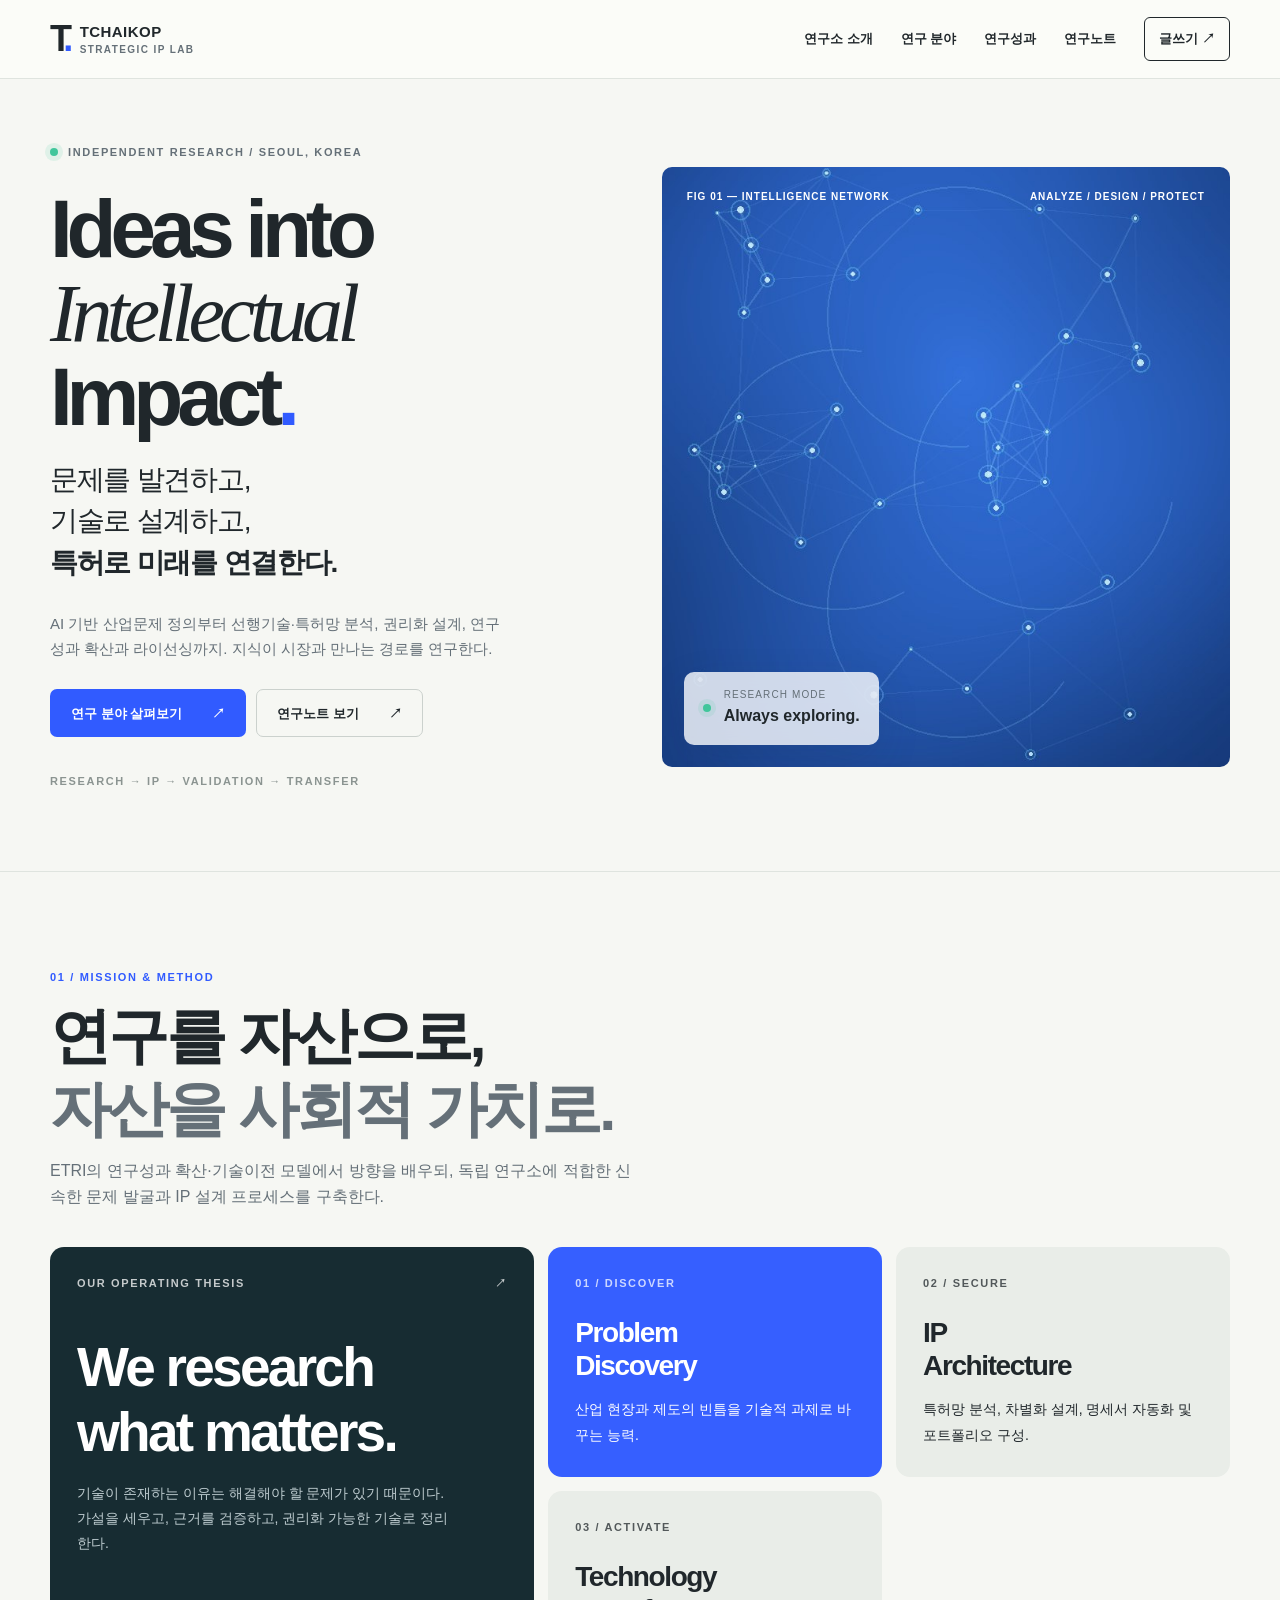
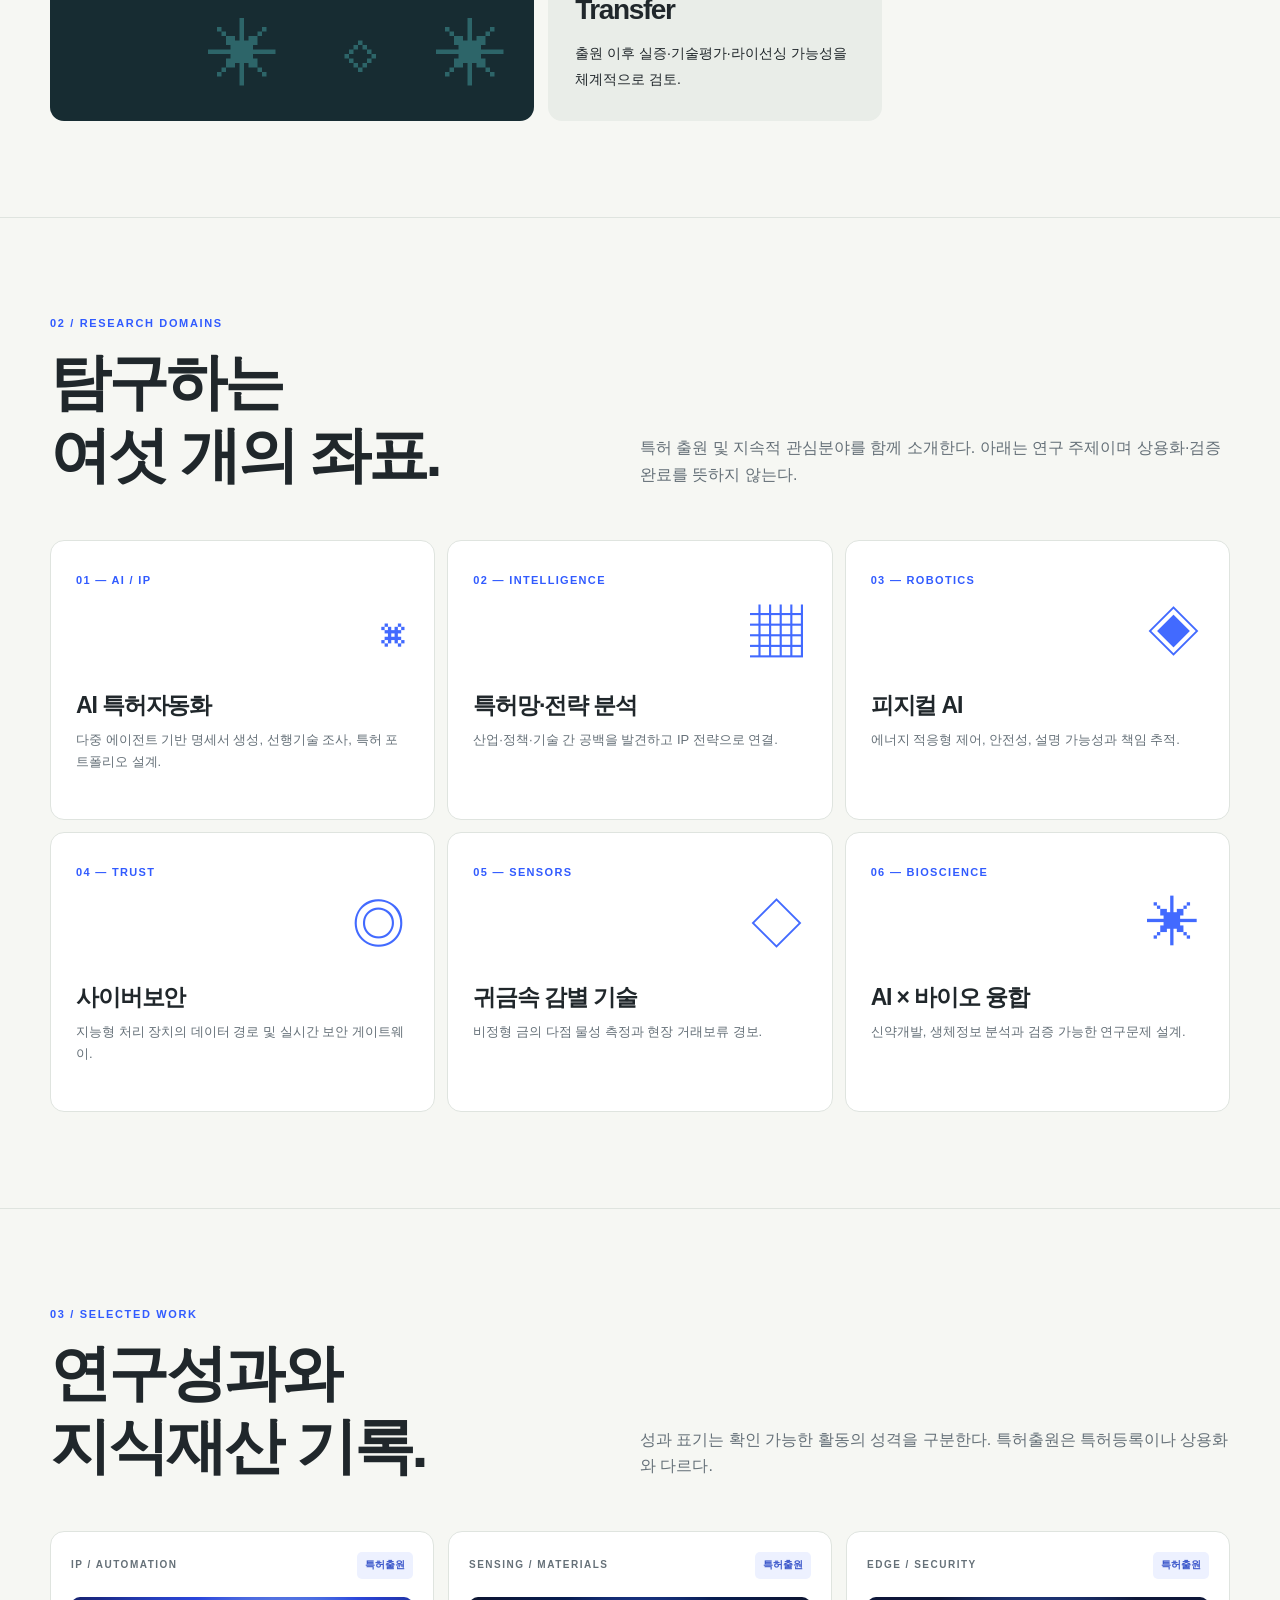
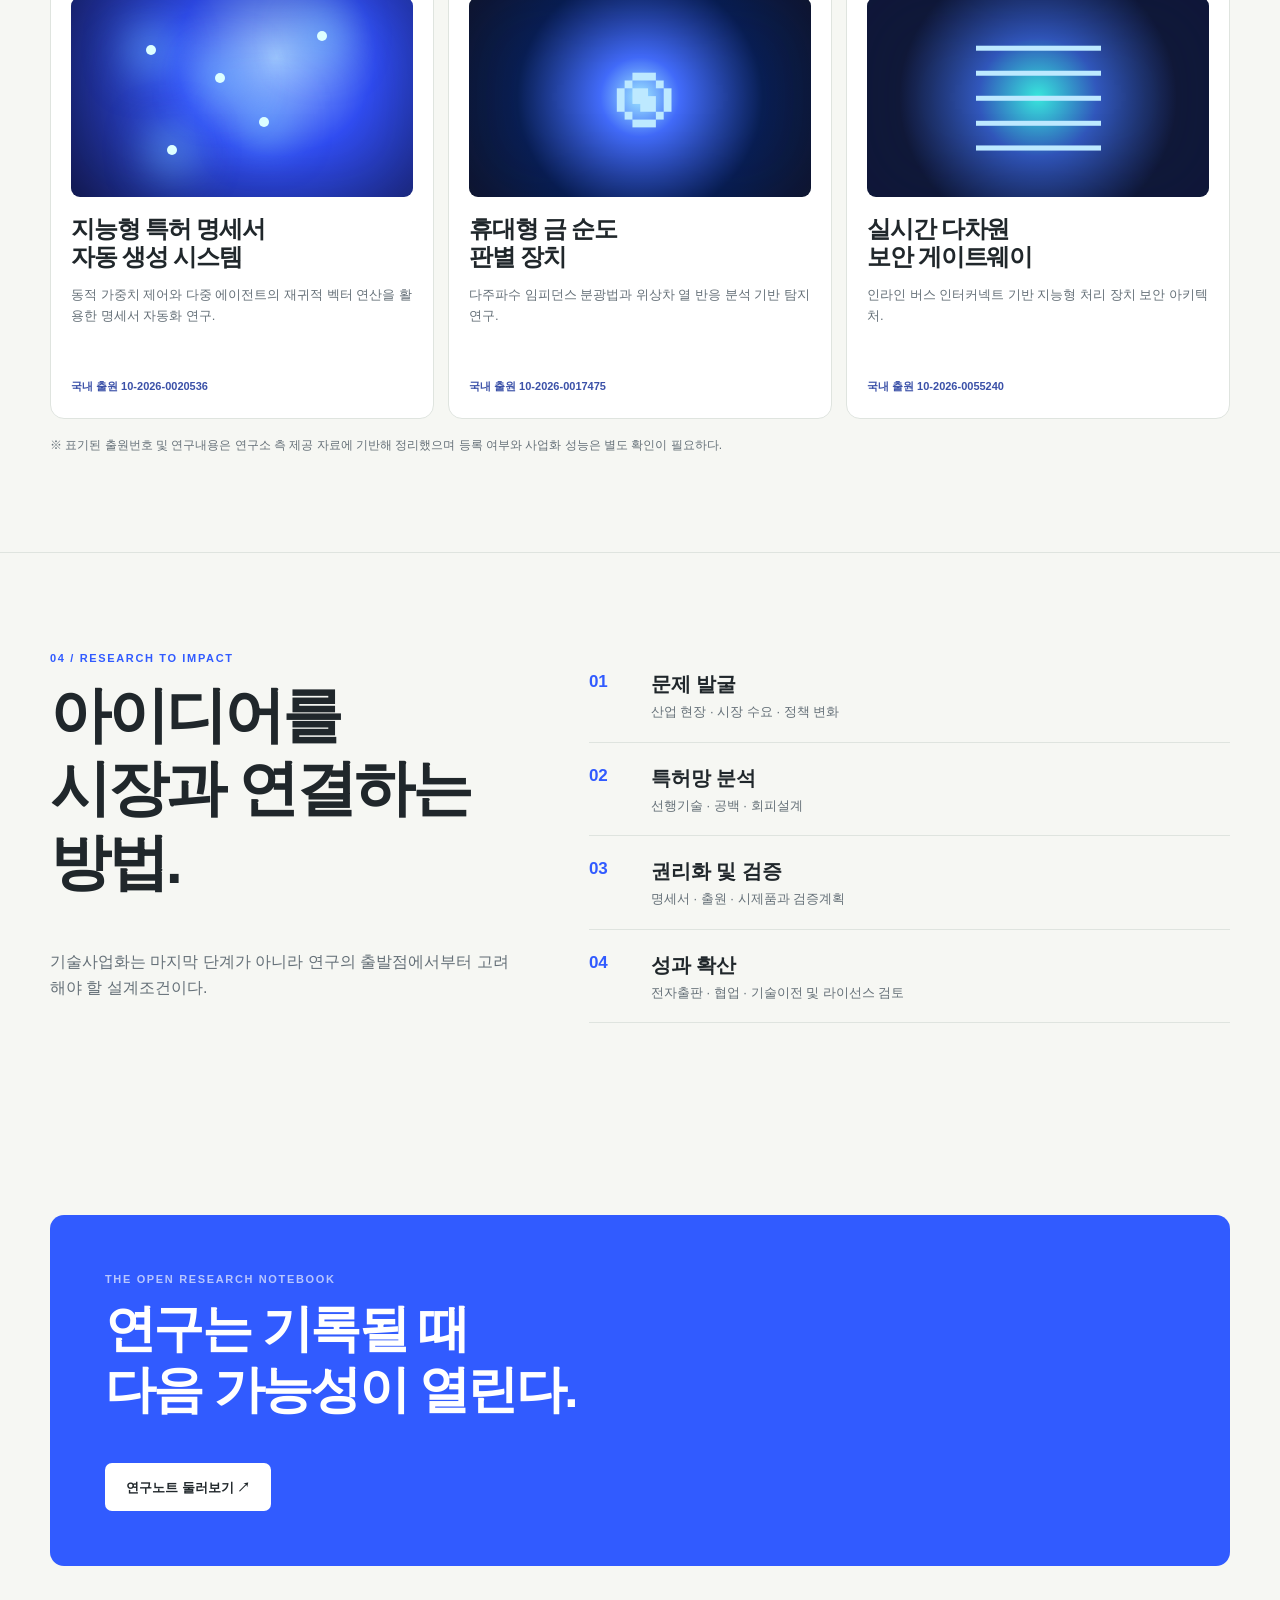
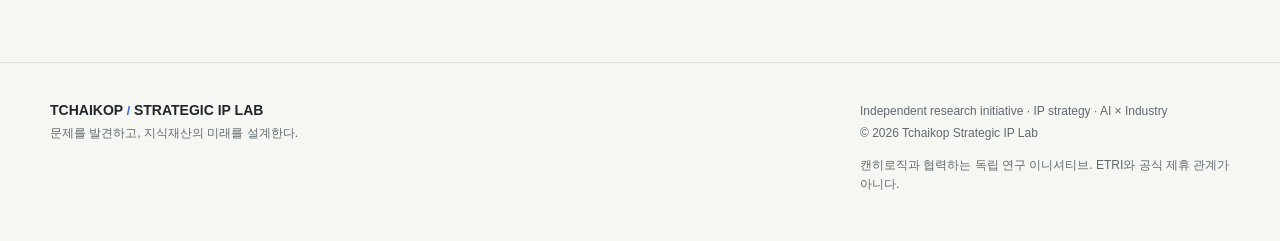
<file: index.html>
<!doctype html>
<html lang="ko">
<head>
  <meta charset="UTF-8">
  <meta name="viewport" content="width=device-width, initial-scale=1.0">
  <meta name="description" content="Tchaikop 전략 IP연구소 — AI, 특허, 산업 문제 해결과 기술사업화 전략 연구">
  <title>홈 | TCHAIKOP 전략 IP연구소</title>
  <link rel="stylesheet" href="css/style.css">
  <script src="js/common.js" defer></script>
  
</head>
<body>
<header class="site-header"><div class="container header-inner"><a class="brand" href="index.html" aria-label="연구소 메인으로"><span class="brand-symbol">T<span class="brand-dot">.</span></span><span class="brand-name">TCHAIKOP <small>STRATEGIC IP LAB</small></span></a><button class="menu-toggle" type="button" aria-label="메뉴 열기" aria-expanded="false">☰ 메뉴</button><nav class="nav-links" aria-label="주 메뉴"><a href="index.html">연구소 소개</a><a href="index.html#research">연구 분야</a><a href="index.html#outcomes">연구성과</a><a href="board.html">연구노트</a><a class="nav-cta" href="write.html">글쓰기 ↗</a></nav></div></header>
<main>
<!-- HERO: 왼쪽 글, 오른쪽 직접 만든 mp4 영상 --><section class="hero section"><div class="container hero-layout"><div class="hero-copy"><div class="kicker"><span class="signal"></span> INDEPENDENT RESEARCH / SEOUL, KOREA</div><h1>Ideas into<br><em>Intellectual</em><br>Impact<span class="period">.</span></h1><p class="hero-ko">문제를 발견하고,<br>기술로 설계하고,<br><strong>특허로 미래를 연결한다.</strong></p><p class="hero-description">AI 기반 산업문제 정의부터 선행기술·특허망 분석, 권리화 설계, 연구성과 확산과 라이선싱까지. 지식이 시장과 만나는 경로를 연구한다.</p><div class="hero-actions"><a class="btn btn-primary" href="#research">연구 분야 살펴보기 <span>↗</span></a><a class="btn btn-outline" href="board.html">연구노트 보기 <span>↗</span></a></div><div class="micro-line">RESEARCH → IP → VALIDATION → TRANSFER</div></div><div class="hero-visual"><video class="hero-video" autoplay muted loop playsinline preload="metadata" poster="assets/hero-poster.jpg"><source src="assets/research-loop.mp4" type="video/mp4">연구 네트워크를 표현한 영상</video><div class="visual-overlay"><span>FIG 01 — INTELLIGENCE NETWORK</span><span>ANALYZE / DESIGN / PROTECT</span></div><div class="glass-stat"><span class="status-ping"></span><div><small>RESEARCH MODE</small><strong>Always exploring.</strong></div></div></div></div></section>
<section class="section section-divider"><div class="container"><div class="section-heading"><p class="eyebrow">01 / MISSION & METHOD</p><h2>연구를 자산으로,<br><span class="muted">자산을 사회적 가치로.</span></h2><p>ETRI의 연구성과 확산·기술이전 모델에서 방향을 배우되, 독립 연구소에 적합한 신속한 문제 발굴과 IP 설계 프로세스를 구축한다.</p></div><div class="bento bento-mission"><article class="tile tile-dark large"><div class="tile-top">OUR OPERATING THESIS <span>↗</span></div><h3>We research<br>what matters.</h3><p>기술이 존재하는 이유는 해결해야 할 문제가 있기 때문이다. 가설을 세우고, 근거를 검증하고, 권리화 가능한 기술로 정리한다.</p><div class="line-art">✳ &nbsp; ◇ &nbsp; ✳</div></article><article class="tile tile-blue"><div class="tile-top">01 / DISCOVER</div><h3>Problem<br>Discovery</h3><p>산업 현장과 제도의 빈틈을 기술적 과제로 바꾸는 능력.</p></article><article class="tile tile-light"><div class="tile-top">02 / SECURE</div><h3>IP<br>Architecture</h3><p>특허망 분석, 차별화 설계, 명세서 자동화 및 포트폴리오 구성.</p></article><article class="tile tile-light"><div class="tile-top">03 / ACTIVATE</div><h3>Technology<br>Transfer</h3><p>출원 이후 실증·기술평가·라이선싱 가능성을 체계적으로 검토.</p></article></div></div></section>
<section class="section section-divider" id="research"><div class="container"><div class="section-heading split-heading"><div><p class="eyebrow">02 / RESEARCH DOMAINS</p><h2>탐구하는<br>여섯 개의 좌표.</h2></div><p>특허 출원 및 지속적 관심분야를 함께 소개한다. 아래는 연구 주제이며 상용화·검증 완료를 뜻하지 않는다.</p></div><div class="domain-grid"><article class="domain-card"><span>01 — AI / IP</span><div class="domain-symbol">⌘</div><h3>AI 특허자동화</h3><p>다중 에이전트 기반 명세서 생성, 선행기술 조사, 특허 포트폴리오 설계.</p></article><article class="domain-card"><span>02 — INTELLIGENCE</span><div class="domain-symbol">▦</div><h3>특허망·전략 분석</h3><p>산업·정책·기술 간 공백을 발견하고 IP 전략으로 연결.</p></article><article class="domain-card"><span>03 — ROBOTICS</span><div class="domain-symbol">◈</div><h3>피지컬 AI</h3><p>에너지 적응형 제어, 안전성, 설명 가능성과 책임 추적.</p></article><article class="domain-card"><span>04 — TRUST</span><div class="domain-symbol">◎</div><h3>사이버보안</h3><p>지능형 처리 장치의 데이터 경로 및 실시간 보안 게이트웨이.</p></article><article class="domain-card"><span>05 — SENSORS</span><div class="domain-symbol">◇</div><h3>귀금속 감별 기술</h3><p>비정형 금의 다점 물성 측정과 현장 거래보류 경보.</p></article><article class="domain-card"><span>06 — BIOSCIENCE</span><div class="domain-symbol">✳</div><h3>AI × 바이오 융합</h3><p>신약개발, 생체정보 분석과 검증 가능한 연구문제 설계.</p></article></div></div></section>
<section class="section section-divider" id="outcomes"><div class="container"><div class="section-heading split-heading"><div><p class="eyebrow">03 / SELECTED WORK</p><h2>연구성과와<br>지식재산 기록.</h2></div><p>성과 표기는 확인 가능한 활동의 성격을 구분한다. 특허출원은 특허등록이나 상용화와 다르다.</p></div><div class="outcome-grid"><article class="outcome-card glow-card"><div class="outcome-meta"><span>IP / AUTOMATION</span><span class="tag">특허출원</span></div><div class="outcome-graphic graphic-network"><i></i><i></i><i></i><i></i><i></i></div><h3>지능형 특허 명세서<br>자동 생성 시스템</h3><p>동적 가중치 제어와 다중 에이전트의 재귀적 벡터 연산을 활용한 명세서 자동화 연구.</p><small>국내 출원 10-2026-0020536</small></article><article class="outcome-card"><div class="outcome-meta"><span>SENSING / MATERIALS</span><span class="tag">특허출원</span></div><div class="outcome-graphic graphic-rings">◉</div><h3>휴대형 금 순도<br>판별 장치</h3><p>다주파수 임피던스 분광법과 위상차 열 반응 분석 기반 탐지 연구.</p><small>국내 출원 10-2026-0017475</small></article><article class="outcome-card"><div class="outcome-meta"><span>EDGE / SECURITY</span><span class="tag">특허출원</span></div><div class="outcome-graphic graphic-chip">▤</div><h3>실시간 다차원<br>보안 게이트웨이</h3><p>인라인 버스 인터커넥트 기반 지능형 처리 장치 보안 아키텍처.</p><small>국내 출원 10-2026-0055240</small></article></div><div class="footnote">※ 표기된 출원번호 및 연구내용은 연구소 측 제공 자료에 기반해 정리했으며 등록 여부와 사업화 성능은 별도 확인이 필요하다.</div></div></section>
<section class="section section-divider"><div class="container process-wrap"><div><p class="eyebrow">04 / RESEARCH TO IMPACT</p><h2>아이디어를<br>시장과 연결하는 방법.</h2><p class="body-muted">기술사업화는 마지막 단계가 아니라 연구의 출발점에서부터 고려해야 할 설계조건이다.</p></div><div class="process-list"><div><b>01</b><span>문제 발굴</span><small>산업 현장 · 시장 수요 · 정책 변화</small></div><div><b>02</b><span>특허망 분석</span><small>선행기술 · 공백 · 회피설계</small></div><div><b>03</b><span>권리화 및 검증</span><small>명세서 · 출원 · 시제품과 검증계획</small></div><div><b>04</b><span>성과 확산</span><small>전자출판 · 협업 · 기술이전 및 라이선스 검토</small></div></div></div></section>
<section class="section"><div class="container end-banner"><p class="eyebrow">THE OPEN RESEARCH NOTEBOOK</p><h2>연구는 기록될 때<br>다음 가능성이 열린다.</h2><a class="btn btn-white" href="board.html">연구노트 둘러보기 ↗</a></div></section>
</main>
<footer class="footer"><div class="container footer-grid"><div><strong>TCHAIKOP <span class="accent">/</span> STRATEGIC IP LAB</strong><p>문제를 발견하고, 지식재산의 미래를 설계한다.</p></div><div><span>Independent research initiative · IP strategy · AI × Industry</span><p>© <span class="current-year">2026</span> Tchaikop Strategic IP Lab</p><p class="footer-note">캔히로직과 협력하는 독립 연구 이니셔티브. ETRI와 공식 제휴 관계가 아니다.</p></div></div></footer>
</body>
</html>
</file>
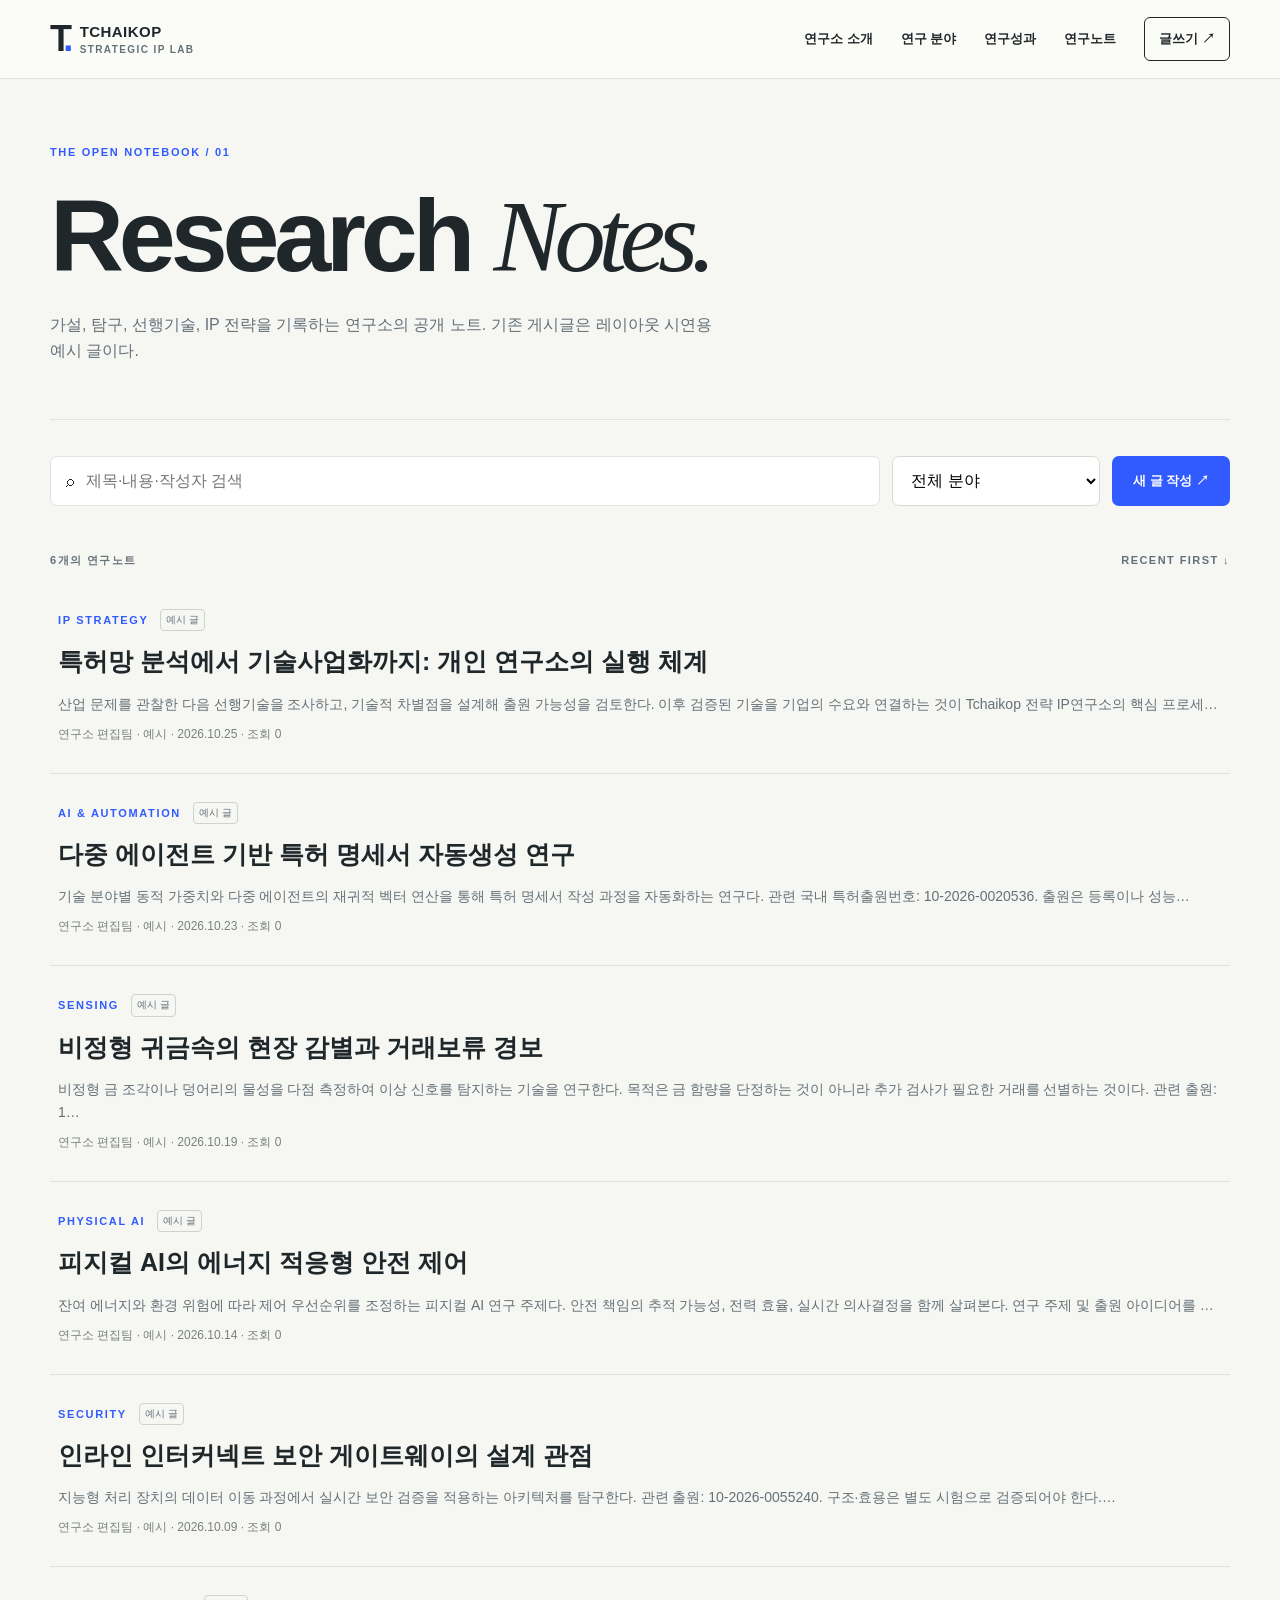
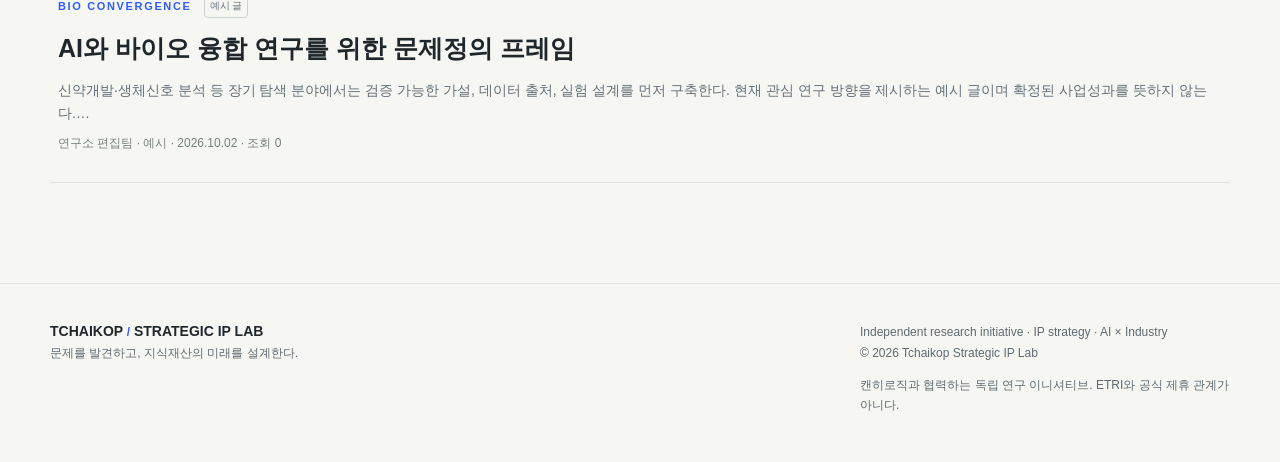
<file: board.html>
<!doctype html>
<html lang="ko">
<head>
  <meta charset="UTF-8">
  <meta name="viewport" content="width=device-width, initial-scale=1.0">
  <meta name="description" content="Tchaikop 전략 IP연구소 — AI, 특허, 산업 문제 해결과 기술사업화 전략 연구">
  <title>연구노트 | TCHAIKOP 전략 IP연구소</title>
  <link rel="stylesheet" href="css/style.css">
  <script src="js/common.js" defer></script>
  <script src="js/data.js" defer></script><script src="js/board.js" defer></script>
</head>
<body>
<header class="site-header"><div class="container header-inner"><a class="brand" href="index.html" aria-label="연구소 메인으로"><span class="brand-symbol">T<span class="brand-dot">.</span></span><span class="brand-name">TCHAIKOP <small>STRATEGIC IP LAB</small></span></a><button class="menu-toggle" type="button" aria-label="메뉴 열기" aria-expanded="false">☰ 메뉴</button><nav class="nav-links" aria-label="주 메뉴"><a href="index.html">연구소 소개</a><a href="index.html#research">연구 분야</a><a href="index.html#outcomes">연구성과</a><a href="board.html">연구노트</a><a class="nav-cta" href="write.html">글쓰기 ↗</a></nav></div></header>
<main>
<section class="page-intro container"><p class="eyebrow">THE OPEN NOTEBOOK / 01</p><h1>Research <em>Notes.</em></h1><p>가설, 탐구, 선행기술, IP 전략을 기록하는 연구소의 공개 노트. 기존 게시글은 레이아웃 시연용 예시 글이다.</p></section><section class="container board-section"><div class="board-tools"><label class="search-field"><span>⌕</span><input id="search-input" type="search" placeholder="제목·내용·작성자 검색" aria-label="게시글 검색"></label><select id="category-filter" aria-label="분야 선택"><option value="ALL">전체 분야</option><option>IP STRATEGY</option><option>AI & AUTOMATION</option><option>SENSING</option><option>PHYSICAL AI</option><option>SECURITY</option><option>BIO CONVERGENCE</option></select><a href="write.html" class="btn btn-primary">새 글 작성 ↗</a></div><div class="board-label"><span id="result-count">연구노트</span><span>RECENT FIRST ↓</span></div><div id="post-list" class="post-list" aria-live="polite"></div></section>
</main>
<footer class="footer"><div class="container footer-grid"><div><strong>TCHAIKOP <span class="accent">/</span> STRATEGIC IP LAB</strong><p>문제를 발견하고, 지식재산의 미래를 설계한다.</p></div><div><span>Independent research initiative · IP strategy · AI × Industry</span><p>© <span class="current-year">2026</span> Tchaikop Strategic IP Lab</p><p class="footer-note">캔히로직과 협력하는 독립 연구 이니셔티브. ETRI와 공식 제휴 관계가 아니다.</p></div></div></footer>
</body>
</html>
</file>
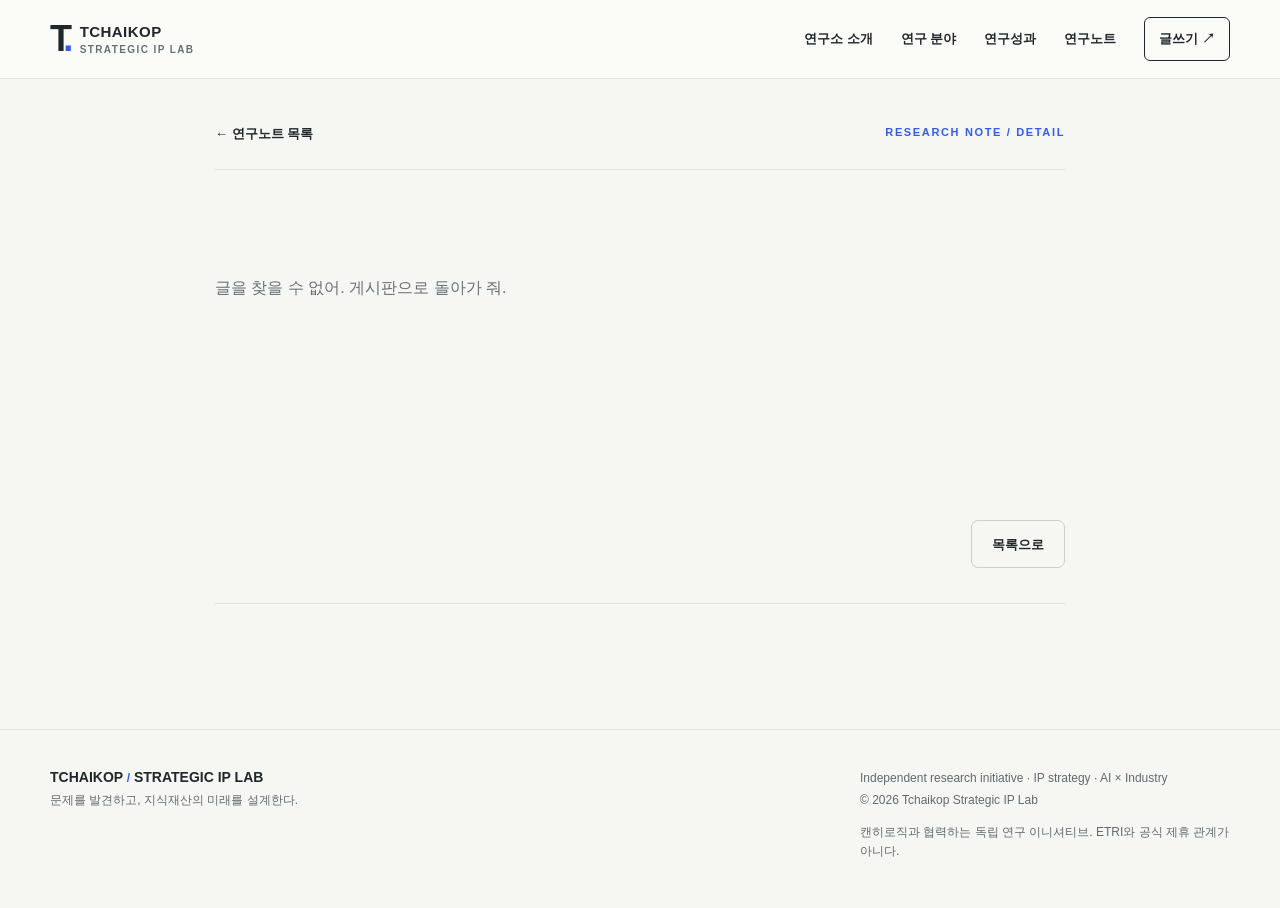
<file: view.html>
<!doctype html>
<html lang="ko">
<head>
  <meta charset="UTF-8">
  <meta name="viewport" content="width=device-width, initial-scale=1.0">
  <meta name="description" content="Tchaikop 전략 IP연구소 — AI, 특허, 산업 문제 해결과 기술사업화 전략 연구">
  <title>글 내용보기 | TCHAIKOP 전략 IP연구소</title>
  <link rel="stylesheet" href="css/style.css">
  <script src="js/common.js" defer></script>
  <script src="js/data.js" defer></script><script src="js/board.js" defer></script>
</head>
<body>
<header class="site-header"><div class="container header-inner"><a class="brand" href="index.html" aria-label="연구소 메인으로"><span class="brand-symbol">T<span class="brand-dot">.</span></span><span class="brand-name">TCHAIKOP <small>STRATEGIC IP LAB</small></span></a><button class="menu-toggle" type="button" aria-label="메뉴 열기" aria-expanded="false">☰ 메뉴</button><nav class="nav-links" aria-label="주 메뉴"><a href="index.html">연구소 소개</a><a href="index.html#research">연구 분야</a><a href="index.html#outcomes">연구성과</a><a href="board.html">연구노트</a><a class="nav-cta" href="write.html">글쓰기 ↗</a></nav></div></header>
<main>
<section class="container detail-wrap"><div class="detail-top"><a class="back-link" href="board.html">← 연구노트 목록</a><span class="eyebrow">RESEARCH NOTE / DETAIL</span></div><article id="article-content" class="article-content"></article><div id="article-actions" class="form-actions"><a class="btn btn-outline" href="board.html">목록으로</a></div><nav id="article-neighbors" class="article-neighbors" aria-label="다른 연구노트"></nav></section>
</main>
<footer class="footer"><div class="container footer-grid"><div><strong>TCHAIKOP <span class="accent">/</span> STRATEGIC IP LAB</strong><p>문제를 발견하고, 지식재산의 미래를 설계한다.</p></div><div><span>Independent research initiative · IP strategy · AI × Industry</span><p>© <span class="current-year">2026</span> Tchaikop Strategic IP Lab</p><p class="footer-note">캔히로직과 협력하는 독립 연구 이니셔티브. ETRI와 공식 제휴 관계가 아니다.</p></div></div></footer>
</body>
</html>
</file>
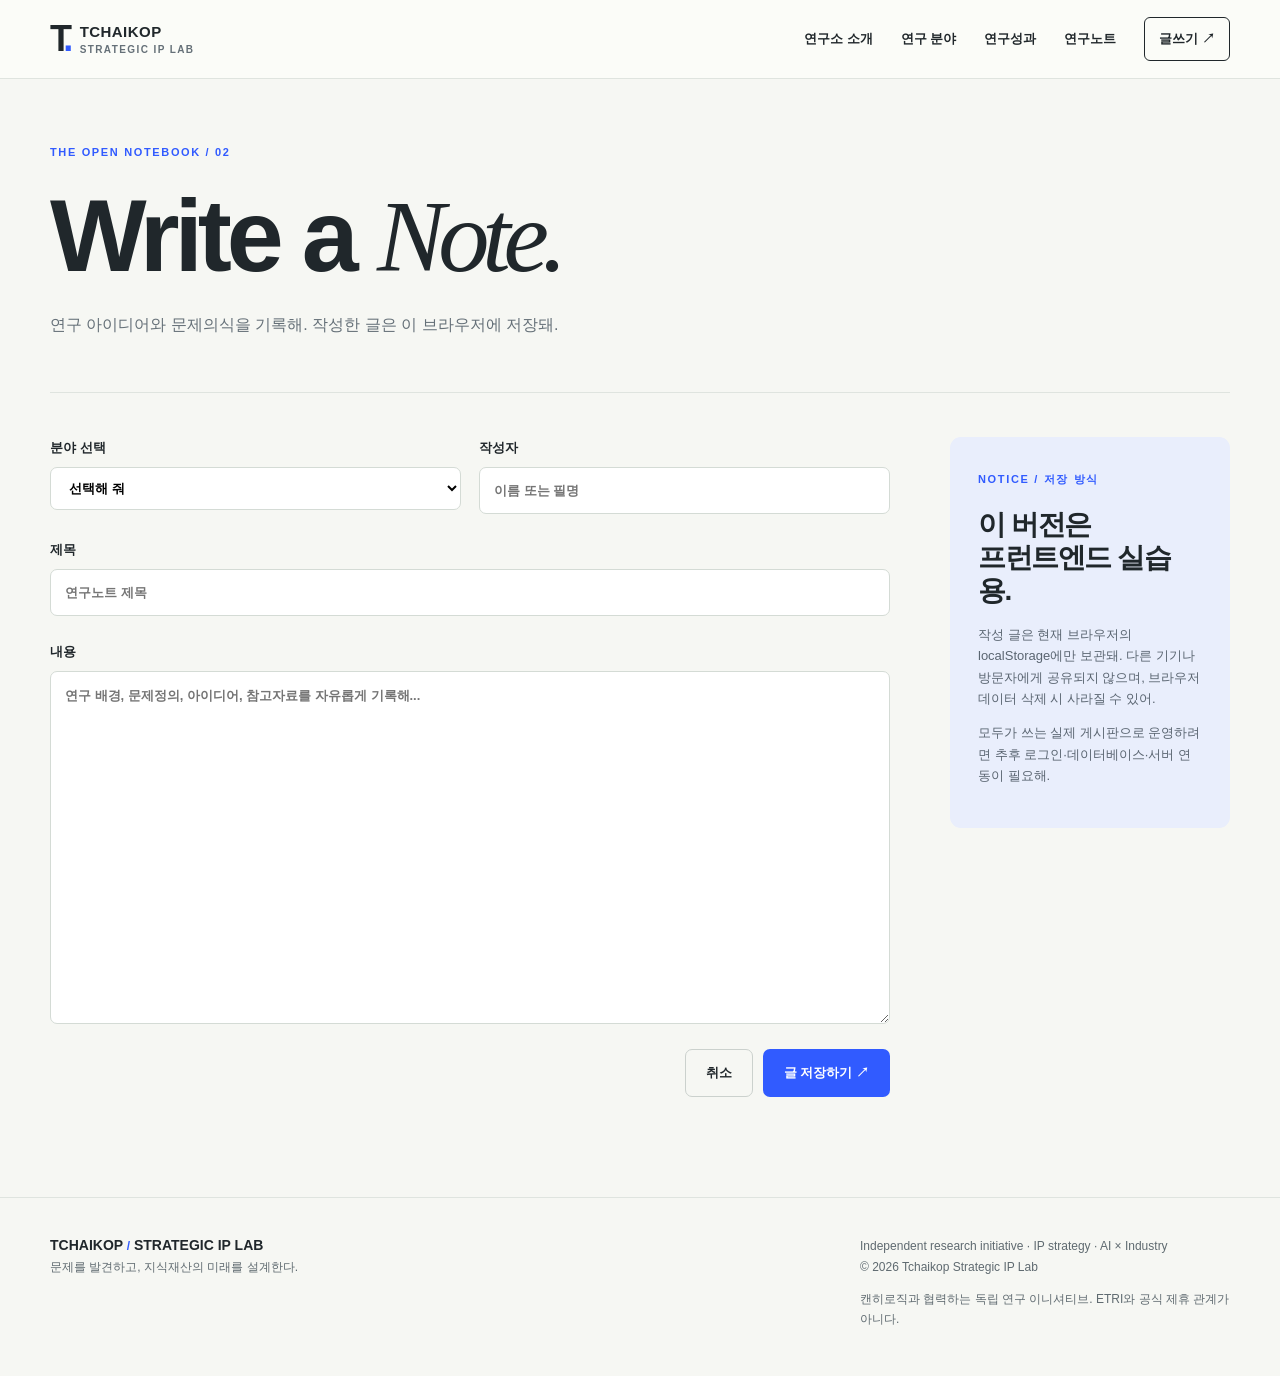
<file: write.html>
<!doctype html>
<html lang="ko">
<head>
  <meta charset="UTF-8">
  <meta name="viewport" content="width=device-width, initial-scale=1.0">
  <meta name="description" content="Tchaikop 전략 IP연구소 — AI, 특허, 산업 문제 해결과 기술사업화 전략 연구">
  <title>글쓰기 | TCHAIKOP 전략 IP연구소</title>
  <link rel="stylesheet" href="css/style.css">
  <script src="js/common.js" defer></script>
  <script src="js/data.js" defer></script><script src="js/board.js" defer></script>
</head>
<body>
<header class="site-header"><div class="container header-inner"><a class="brand" href="index.html" aria-label="연구소 메인으로"><span class="brand-symbol">T<span class="brand-dot">.</span></span><span class="brand-name">TCHAIKOP <small>STRATEGIC IP LAB</small></span></a><button class="menu-toggle" type="button" aria-label="메뉴 열기" aria-expanded="false">☰ 메뉴</button><nav class="nav-links" aria-label="주 메뉴"><a href="index.html">연구소 소개</a><a href="index.html#research">연구 분야</a><a href="index.html#outcomes">연구성과</a><a href="board.html">연구노트</a><a class="nav-cta" href="write.html">글쓰기 ↗</a></nav></div></header>
<main>
<section class="page-intro container"><p class="eyebrow">THE OPEN NOTEBOOK / 02</p><h1 id="form-title">Write a <em>Note.</em></h1><p>연구 아이디어와 문제의식을 기록해. 작성한 글은 이 브라우저에 저장돼.</p></section><section class="container form-layout"><form id="write-form" class="write-form"><div class="field-row"><label>분야 선택<select name="category" required><option value="">선택해 줘</option><option>IP STRATEGY</option><option>AI & AUTOMATION</option><option>SENSING</option><option>PHYSICAL AI</option><option>SECURITY</option><option>BIO CONVERGENCE</option></select></label><label>작성자<input name="author" maxlength="40" placeholder="이름 또는 필명" required></label></div><label>제목<input name="title" maxlength="120" placeholder="연구노트 제목" required></label><label>내용<textarea name="body" rows="14" placeholder="연구 배경, 문제정의, 아이디어, 참고자료를 자유롭게 기록해..." required></textarea></label><div class="form-actions"><a class="btn btn-outline" href="board.html">취소</a><button class="btn btn-primary" type="submit" id="submit-label">글 저장하기 ↗</button></div></form><aside class="form-aside"><span class="eyebrow">NOTICE / 저장 방식</span><h3>이 버전은<br>프런트엔드 실습용.</h3><p>작성 글은 현재 브라우저의 localStorage에만 보관돼. 다른 기기나 방문자에게 공유되지 않으며, 브라우저 데이터 삭제 시 사라질 수 있어.</p><p>모두가 쓰는 실제 게시판으로 운영하려면 추후 로그인·데이터베이스·서버 연동이 필요해.</p></aside></section>
</main>
<footer class="footer"><div class="container footer-grid"><div><strong>TCHAIKOP <span class="accent">/</span> STRATEGIC IP LAB</strong><p>문제를 발견하고, 지식재산의 미래를 설계한다.</p></div><div><span>Independent research initiative · IP strategy · AI × Industry</span><p>© <span class="current-year">2026</span> Tchaikop Strategic IP Lab</p><p class="footer-note">캔히로직과 협력하는 독립 연구 이니셔티브. ETRI와 공식 제휴 관계가 아니다.</p></div></div></footer>
</body>
</html>
</file>
<file: css/style.css>
/* ============================================================
   TCHAIKOP IP LAB — 초보자를 위한 CSS 안내
   .class는 HTML class 선택자, #id는 HTML id 선택자야.
   색상과 여백을 바꾸려면 맨 위 :root 변수부터 수정하면 돼.
   ============================================================ */
:root{--bg:#f6f7f3;--paper:#fff;--ink:#20272b;--muted:#657078;--line:#dfe4df;--blue:#315bff;--radius:14px;--max:1180px}
*{box-sizing:border-box}html{scroll-behavior:smooth;scroll-padding-top:104px}body{margin:0;background:var(--bg);color:var(--ink);font-family:Pretendard,"Noto Sans KR",-apple-system,BlinkMacSystemFont,"Segoe UI",Arial,sans-serif;line-height:1.65}a{color:inherit;text-decoration:none}button,input,select,textarea{font:inherit}button,a,select{touch-action:manipulation}button{cursor:pointer}h1,h2,h3,p{margin-top:0}h1,h2,h3{line-height:1.19;letter-spacing:-.05em}h2{font-size:clamp(36px,4.8vw,65px)}.container{width:min(calc(100% - 48px),var(--max));margin:0 auto}.section{padding:96px 0}.section-divider{border-top:1px solid var(--line)}.accent,.period{color:var(--blue)}.muted,.body-muted{color:var(--muted)}.eyebrow,.kicker,.tile-top,.outcome-meta,.micro-line{font-size:11px;font-weight:800;letter-spacing:.15em}.eyebrow{color:var(--blue)}
/* fixed: 페이지를 스크롤해도 헤더는 상단에 남아 있어. */
.site-header{position:fixed;z-index:100;top:0;left:0;right:0;background:rgba(251,252,248,.96);border-bottom:1px solid var(--line);backdrop-filter:blur(12px)}body{padding-top:78px}.header-inner{min-height:78px;display:flex;align-items:center;justify-content:space-between;gap:24px}.brand{display:flex;align-items:center;gap:11px;flex-shrink:0}.brand-symbol{font-size:36px;font-weight:900;line-height:1;letter-spacing:-.13em}.brand-dot{color:var(--blue)}.brand-name{font-weight:900;font-size:15px;letter-spacing:.03em;line-height:1.15}.brand-name small{display:block;font-size:10px;letter-spacing:.14em;color:var(--muted);margin-top:4px}.nav-links{display:flex;align-items:center;gap:28px;font-size:13px;font-weight:700}.nav-links a:hover{color:var(--blue)}.nav-cta{padding:10px 14px;border:1px solid var(--ink);border-radius:6px}.menu-toggle{display:none;border:0;background:transparent;font-weight:700}
.btn{display:inline-flex;align-items:center;justify-content:center;gap:30px;min-height:48px;border-radius:7px;padding:11px 20px;font-size:13px;font-weight:800;border:1px solid transparent;transition:transform .2s,background .2s}.btn:hover{transform:translateY(-2px)}.btn-primary{background:var(--blue);color:white}.btn-outline{border-color:#cbd1cd;background:transparent}.btn-white{background:#fff;color:var(--ink)}.btn-danger{background:#fff2f2;color:#b52f3b;border-color:#f6c8ce}
.hero{padding-top:65px;padding-bottom:80px}.hero-layout{display:grid;grid-template-columns:1fr 1.03fr;align-items:center;gap:60px}.kicker{color:var(--muted);display:flex;align-items:center;gap:10px}.signal,.status-ping{display:inline-block;background:#41c69b;width:8px;height:8px;border-radius:50%;box-shadow:0 0 0 5px #41c69b20}.hero h1{font-size:clamp(50px,6.4vw,92px);letter-spacing:-.075em;font-weight:850;margin:26px 0 20px;line-height:1.02}.hero h1 em,.page-intro h1 em{font-family:Georgia,serif;font-weight:400;letter-spacing:-.07em}.hero-ko{font-size:clamp(23px,2.2vw,31px);font-weight:480;line-height:1.48;letter-spacing:-.045em}.hero-description{max-width:460px;font-size:15px;color:var(--muted)}.hero-actions{display:flex;gap:10px;flex-wrap:wrap;margin-top:28px}.micro-line{margin-top:35px;color:#8b9491}.hero-visual{height:600px;position:relative;background:#d9e5fb;overflow:hidden;border-radius:10px}.hero-video{width:100%;height:100%;object-fit:cover;display:block}.visual-overlay{position:absolute;left:25px;right:25px;top:22px;display:flex;justify-content:space-between;color:white;font-size:10px;letter-spacing:.1em;font-weight:800}.glass-stat{position:absolute;bottom:22px;left:22px;display:flex;align-items:center;gap:13px;padding:15px 19px;border-radius:10px;background:#ffffffc9;backdrop-filter:blur(15px);box-shadow:0 15px 40px #1b315225}.glass-stat small,.glass-stat strong{display:block}.glass-stat small{font-size:10px;letter-spacing:.11em;color:var(--muted)}.glass-stat strong{font-size:16px}
.section-heading{margin-bottom:36px}.section-heading h2{margin:13px 0}.section-heading>p:last-child{max-width:590px;color:var(--muted)}.split-heading{display:flex;justify-content:space-between;gap:45px;align-items:end}.split-heading>p{max-width:340px}.bento{display:grid;gap:14px}.bento-mission{grid-template-columns:1.45fr 1fr 1fr;grid-template-rows:230px 230px}.tile{border-radius:var(--radius);padding:27px;position:relative;overflow:hidden}.tile h3{font-size:28px;margin:24px 0 15px}.tile p{font-size:14px;max-width:380px;line-height:1.8}.tile-top{display:flex;justify-content:space-between;opacity:.75}.tile-dark{grid-row:span 2;background:#172c32;color:white}.tile-dark h3{font-size:clamp(40px,4.3vw,66px);margin-top:43px}.tile-dark p{color:#bdcbcf}.line-art{position:absolute;bottom:5px;right:26px;font-size:72px;color:#6cffff45}.tile-blue{background:#365fff;color:white}.tile-light{background:#e9ede8}.domain-grid{display:grid;grid-template-columns:repeat(3,1fr);gap:12px}.domain-card{min-height:280px;border:1px solid var(--line);background:#fff;border-radius:var(--radius);padding:25px;transition:box-shadow .2s}.domain-card:hover{box-shadow:0 14px 35px #15294312}.domain-card>span{font-size:11px;letter-spacing:.12em;color:var(--blue);font-weight:800}.domain-symbol{font-size:53px;line-height:1.2;text-align:right;color:#426aff;margin:8px 4px 28px}.domain-card h3{font-size:23px;margin-bottom:10px}.domain-card p{font-size:13px;color:var(--muted)}
.outcome-grid{display:grid;grid-template-columns:repeat(3,1fr);gap:14px}.outcome-card{min-width:0;background:white;border:1px solid var(--line);padding:20px;border-radius:var(--radius);overflow:hidden}.outcome-meta{display:flex;justify-content:space-between;align-items:center;color:var(--muted);font-size:10px}.tag{background:#edf1ff;color:#3a56ca;padding:5px 8px;border-radius:5px;letter-spacing:0}.outcome-graphic{height:200px;margin:18px 0;border-radius:9px;position:relative;display:grid;place-items:center;overflow:hidden;background:radial-gradient(circle at 60% 30%,#9fc7ff,#314ef4 40%,#151d56);color:#bde9ff;font-size:125px;box-shadow:inset 0 0 80px #070c3b45}.graphic-rings{background:radial-gradient(circle,#9de6ff 0%,#426bfa 20%,#091f54 62%,#10182d)}.graphic-chip{background:radial-gradient(circle,#38e6dc,#3157bc 30%,#111a39 70%)}.graphic-network i{position:absolute;width:10px;height:10px;background:#ddffff;border-radius:50%;box-shadow:0 0 40px 18px #78cdff88}.graphic-network i:nth-child(1){top:24%;left:22%}.graphic-network i:nth-child(2){top:60%;left:55%}.graphic-network i:nth-child(3){top:17%;left:72%}.graphic-network i:nth-child(4){top:74%;left:28%}.graphic-network i:nth-child(5){top:38%;left:42%}.outcome-card h3{font-size:24px;margin-bottom:12px}.outcome-card p{font-size:13px;min-height:75px;color:var(--muted)}.outcome-card small{font-weight:800;font-size:11px;color:#3b51a8}.footnote{margin-top:17px;font-size:12px;color:var(--muted)}.process-wrap{display:grid;grid-template-columns:.85fr 1.15fr;gap:65px}.process-list>div{display:grid;grid-template-columns:50px 1fr;gap:0 12px;padding:19px 0;border-bottom:1px solid var(--line)}.process-list b{grid-row:span 2;font-size:17px;color:var(--blue)}.process-list span{font-weight:800;font-size:20px}.process-list small{font-size:13px;color:var(--muted)}.end-banner{padding:55px;background:var(--blue);color:white;border-radius:var(--radius)}.end-banner .eyebrow{color:#b8c6ff}.end-banner h2{font-size:clamp(37px,4vw,54px)}.footer{border-top:1px solid var(--line);padding:34px 0;color:#5f6a70}.footer-grid{display:flex;align-items:start;justify-content:space-between;gap:35px}.footer strong{font-size:14px;color:var(--ink)}.footer p,.footer span{font-size:12px}.footer-note{max-width:370px}
/* 게시판 + 글쓰기 + 내용보기 */
.page-intro{padding:65px 0 38px;border-bottom:1px solid var(--line)}.page-intro h1{font-size:clamp(55px,8vw,105px);margin:14px 0}.page-intro>p:last-child{max-width:680px;color:var(--muted)}.board-section{padding:36px 0 100px}.board-tools{display:flex;gap:12px;align-items:stretch}.search-field{display:flex;align-items:center;gap:10px;flex:1;background:#fff;border:1px solid var(--line);padding:0 15px;border-radius:7px}.search-field input{width:100%;border:0;outline:none;background:transparent;min-height:48px}.board-tools select,.write-form input,.write-form select,.write-form textarea{border:1px solid #d4dbd5;background:white;border-radius:7px;padding:12px 14px;outline:none}.board-tools select{min-width:185px}.board-tools select:focus,.write-form input:focus,.write-form select:focus,.write-form textarea:focus,.search-field:focus-within{border-color:var(--blue)}.board-label{display:flex;justify-content:space-between;letter-spacing:.13em;font-size:11px;font-weight:800;color:var(--muted);margin:45px 0 12px}.post-row{padding:28px 8px;border-bottom:1px solid var(--line)}.post-row-top{display:flex;align-items:center;gap:12px}.demo-label{font-size:10px;border:1px solid #cbd4ce;border-radius:4px;padding:2px 5px;color:var(--muted)}.post-link{display:block;font-size:clamp(18px,2.5vw,25px);font-weight:780;margin:10px 0}.post-link:hover{color:var(--blue)}.post-excerpt{color:var(--muted);font-size:14px;margin-bottom:9px}.post-meta{font-size:12px;color:#78817d}.empty-state{padding:60px 0;color:var(--muted)}.form-layout{display:grid;grid-template-columns:1fr 280px;gap:60px;padding:44px 0 100px}.write-form{display:grid;gap:25px}.write-form label{display:flex;flex-direction:column;gap:8px;font-size:13px;font-weight:750}.write-form textarea{resize:vertical;line-height:1.8}.field-row{display:grid;grid-template-columns:1fr 1fr;gap:18px}.form-actions{display:flex;gap:10px;justify-content:flex-end}.form-aside{align-self:start;background:#e9eefc;padding:28px;border-radius:11px}.form-aside h3{font-size:28px;margin:16px 0}.form-aside p{font-size:13px;color:#5a6571}.detail-wrap{max-width:850px;padding-top:45px;padding-bottom:100px}.detail-top{display:flex;justify-content:space-between;border-bottom:1px solid var(--line);padding-bottom:25px}.back-link{font-weight:800;font-size:13px}.back-link:hover{color:var(--blue)}.article-content{min-height:350px;padding:45px 0}.article-title{font-size:clamp(30px,5vw,54px);margin:22px 0}.article-body{border-top:1px solid var(--line);margin-top:35px;padding-top:36px;white-space:pre-wrap;line-height:2;font-size:16px;overflow-wrap:anywhere}.demo-notice{background:#eaf0ff;border-left:3px solid var(--blue);padding:12px;margin-top:20px;font-size:12px}.article-neighbors{display:grid;gap:9px;border-top:1px solid var(--line);margin-top:35px;padding-top:25px}.neighbor-link{padding:13px 0;font-size:13px;font-weight:750}.neighbor-link:hover{color:var(--blue)}
/* 화면이 좁아지면 레이아웃을 한 열 또는 두 열로 자동 변경 = 반응형 */
@media(max-width:980px){.nav-links{gap:14px}.hero-layout{gap:24px}.hero-visual{height:520px}.bento-mission{grid-template-columns:1fr 1fr}.tile-dark{grid-column:span 2;grid-row:auto}.domain-grid,.outcome-grid{grid-template-columns:repeat(2,1fr)}.process-wrap{gap:25px}}
@media(max-width:700px){body{padding-top:68px}.header-inner{min-height:68px}.container{width:min(calc(100% - 32px),var(--max))}.menu-toggle{display:block}.nav-links{display:none;position:absolute;top:68px;left:0;right:0;background:#fcfdfa;padding:18px 22px;border-bottom:1px solid var(--line);flex-direction:column;align-items:stretch;gap:10px}.nav-links.is-open{display:flex}.nav-links a{padding:8px}.section{padding:65px 0}.hero{padding-top:35px}.hero-layout,.process-wrap,.form-layout{grid-template-columns:1fr}.hero h1{font-size:clamp(55px,11vw,79px)}.hero-visual{height:440px}.split-heading{display:block}.bento-mission,.domain-grid,.outcome-grid{grid-template-columns:1fr}.tile-dark{grid-column:auto}.tile{min-height:220px}.outcome-card p{min-height:auto}.board-tools{flex-wrap:wrap}.search-field{flex-basis:100%}.board-tools select{flex:1;min-width:0}.form-layout{gap:30px}.field-row{grid-template-columns:1fr}.footer-grid{display:block}.footer-grid>div+div{margin-top:22px}}
@media(prefers-reduced-motion:reduce){html{scroll-behavior:auto}.btn{transition:none}}
</file>
